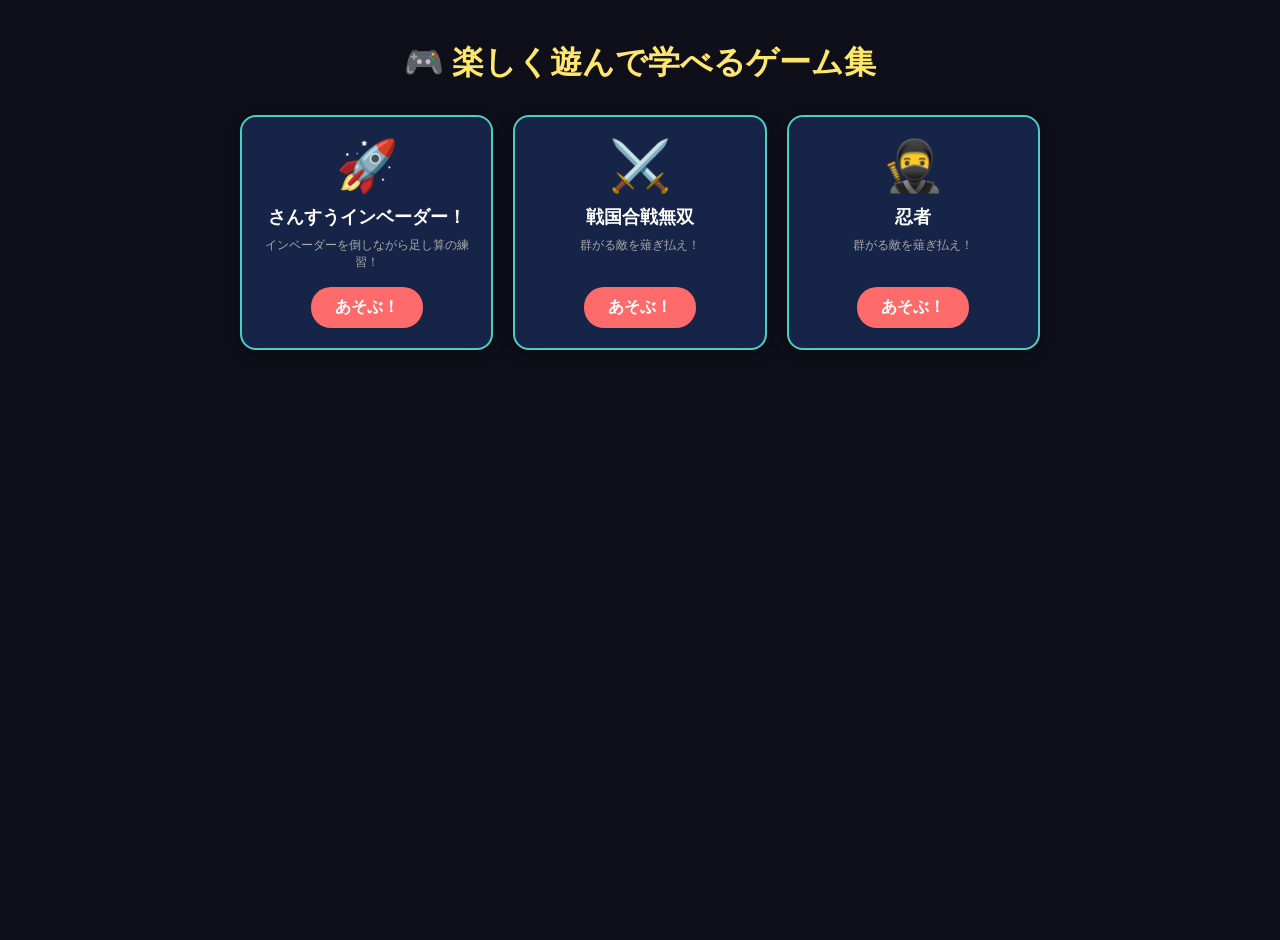
<file: index.html>
<!DOCTYPE html>
<html lang="ja">
<head>
    <meta charset="UTF-8">
    <meta name="viewport" content="width=device-width, initial-scale=1.0">
    <title>ゲームコレクション</title>
    <style>
        body {
            font-family: 'Hiragino Kaku Gothic ProN', 'メイリオ', sans-serif;
            background-color: #0f0f1a;
            color: #ffffff;
            margin: 0;
            padding: 20px;
            display: flex;
            flex-direction: column;
            align-items: center;
            min-height: 100vh;
        }

        h1 {
            color: #ffe66d;
            margin-bottom: 30px;
            text-align: center;
        }

        #game-list {
            display: grid;
            grid-template-columns: repeat(auto-fit, minmax(250px, 1fr));
            gap: 20px;
            width: 100%;
            max-width: 800px;
        }

        .game-card {
            background: #162447;
            border: 2px solid #4ecdc4;
            border-radius: 16px;
            padding: 20px;
            display: flex;
            flex-direction: column;
            align-items: center;
            text-align: center;
            box-shadow: 0 4px 15px rgba(0,0,0,0.4);
            transition: transform 0.2s, border-color 0.2s;
        }

        .game-card:hover {
            transform: translateY(-5px);
            border-color: #ffe66d;
        }

        .game-icon {
            font-size: 50px;
            margin-bottom: 10px;
        }

        .game-title {
            font-size: 18px;
            font-weight: bold;
            margin-bottom: 8px;
            color: #ffffff;
        }

        .game-desc {
            font-size: 12px;
            color: #aaa;
            margin-bottom: 16px;
            flex-grow: 1;
        }

        .btn-play {
            background: #ff6b6b;
            color: white;
            text-decoration: none;
            padding: 10px 24px;
            border-radius: 20px;
            font-weight: bold;
            transition: background 0.2s;
        }

        .btn-play:hover {
            background: #ff4757;
        }
    </style>
</head>
<body>

    <h1>🎮 楽しく遊んで学べるゲーム集</h1>

    <div id="game-list">
        <!-- JavaScriptで自動的にゲームのボタンが生成されます -->
    </div>

    <script src="index.js"></script>
</body>
</html>
</file>
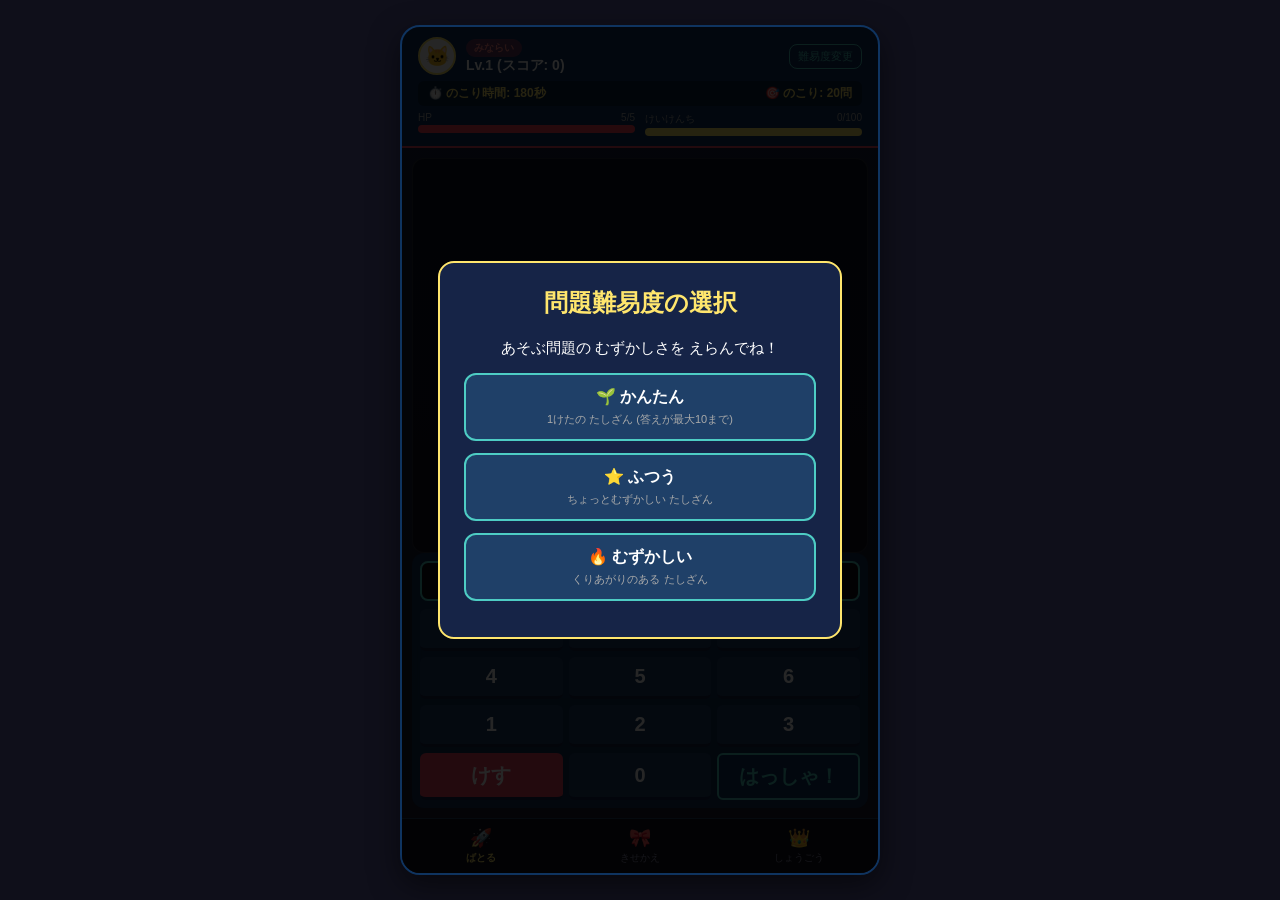
<file: game1/index.html>
<!DOCTYPE html>
<html lang="ja">
<head>
    <meta charset="UTF-8">
    <meta name="viewport" content="width=device-width, initial-scale=1.0">
    <title>さんすうインベーダー！ 〜ぼう衛大作戦〜</title>
    <style>
        :root {
            --primary-color: #ff6b6b;
            --secondary-color: #4ecdc4;
            --accent-color: #ffe66d;
            --bg-color: #0f0f1a;
            --text-color: #ffffff;
        }

        * {
            box-sizing: border-box;
            user-select: none;
            font-family: 'Hiragino Kaku Gothic ProN', 'メイリオ', sans-serif;
        }

        body {
            margin: 0;
            padding: 0;
            background-color: var(--bg-color);
            color: var(--text-color);
            display: flex;
            justify-content: center;
            align-items: center;
            min-height: 100vh;
            overflow: hidden;
        }

        #app-container {
            width: 100%;
            max-width: 480px;
            height: 100vh;
            max-height: 850px;
            background: linear-gradient(180deg, #16213e 0%, #1a1a2e 100%);
            border-radius: 20px;
            box-shadow: 0 10px 30px rgba(0, 0, 0, 0.5);
            display: flex;
            flex-direction: column;
            position: relative;
            overflow: hidden;
            border: 2px solid #0f3460;
        }

        header {
            background: rgba(15, 52, 96, 0.9);
            padding: 10px 16px;
            display: flex;
            flex-direction: column;
            gap: 6px;
            border-bottom: 2px solid #e94560;
            z-index: 10;
        }

        .user-profile-summary {
            display: flex;
            justify-content: space-between;
            align-items: center;
        }

        .avatar-mini {
            width: 38px;
            height: 38px;
            background: #ffffff;
            border-radius: 50%;
            display: flex;
            justify-content: center;
            align-items: center;
            font-size: 20px;
            border: 2px solid var(--accent-color);
        }

        .user-info {
            flex-grow: 1;
            margin-left: 10px;
        }

        .title-badge {
            font-size: 10px;
            background: rgba(233, 69, 96, 0.4);
            padding: 2px 8px;
            border-radius: 10px;
            display: inline-block;
            font-weight: bold;
            color: #ff8787;
        }

        .level-text {
            font-size: 14px;
            font-weight: bold;
        }

        .status-bars {
            display: flex;
            gap: 10px;
        }

        .bar-wrapper {
            flex: 1;
            display: flex;
            flex-direction: column;
            gap: 2px;
        }

        .bar-label {
            font-size: 10px;
            color: #aaa;
            display: flex;
            justify-content: space-between;
        }

        .bar-container {
            width: 100%;
            background: rgba(255, 255, 255, 0.2);
            height: 8px;
            border-radius: 4px;
            overflow: hidden;
        }

        .bar-fill {
            height: 100%;
            width: 100%;
            transition: width 0.3s ease;
        }

        #hp-bar { background: #ff4757; }
        #exp-bar { background: var(--accent-color); }

        .stage-status-bar {
            display: flex;
            justify-content: space-between;
            background: rgba(0, 0, 0, 0.3);
            padding: 4px 10px;
            border-radius: 6px;
            font-size: 12px;
            font-weight: bold;
            color: #ffe66d;
        }

        .view {
            flex-grow: 1;
            display: flex;
            flex-direction: column;
            position: relative;
            overflow: hidden;
        }

        .hidden {
            display: none !important;
        }

        #game-view {
            padding: 10px;
            justify-content: space-between;
        }

        .battle-field {
            flex-grow: 1;
            background: rgba(0, 0, 0, 0.4);
            border-radius: 12px;
            position: relative;
            overflow: hidden;
            display: flex;
            flex-direction: column;
            align-items: center;
            border: 1px solid rgba(255, 255, 255, 0.1);
        }

        .enemy-unit {
            position: absolute;
            display: flex;
            flex-direction: column;
            align-items: center;
            transition: left 0.2s linear;
            cursor: pointer;
            will-change: top, left, transform;
        }

        .enemy-avatar {
            font-size: 32px;
        }

        .enemy-bubble {
            background: #ffffff;
            color: #1a1a2e;
            padding: 3px 8px;
            border-radius: 12px;
            font-size: 14px;
            font-weight: 800;
            box-shadow: 0 4px 10px rgba(0, 0, 0, 0.5);
            border: 2px solid #e94560;
            margin-bottom: 2px;
            white-space: nowrap;
        }

        .enemy-unit.target .enemy-bubble {
            background: var(--accent-color);
            border-color: #ff6b6b;
            transform: scale(1.15);
            box-shadow: 0 0 12px var(--accent-color);
        }

        .enemy-unit.target .enemy-avatar {
            animation: bounceTarget 0.6s infinite alternate ease-in-out;
        }

        @keyframes bounceTarget {
            0% { transform: translateY(0); }
            100% { transform: translateY(-6px); }
        }

        .player-area {
            position: absolute;
            bottom: 10px;
            left: 50%;
            transform: translateX(-50%);
            display: flex;
            flex-direction: column;
            align-items: center;
            z-index: 5;
        }

        .main-avatar {
            font-size: 55px;
            filter: drop-shadow(0 0 8px rgba(78, 205, 196, 0.6));
            transition: transform 0.1s;
        }

        .main-avatar.hit {
            animation: shake 0.3s ease-in-out;
            filter: drop-shadow(0 0 15px #ff4757);
        }

        @keyframes shake {
            0%, 100% { transform: translateX(0) scale(1); }
            20% { transform: translateX(-10px) scale(1.1) rotate(-8deg); }
            40% { transform: translateX(10px) scale(1.1) rotate(8deg); }
            60% { transform: translateX(-8px) scale(1.1) rotate(-5deg); }
            80% { transform: translateX(8px) scale(1.1) rotate(5deg); }
        }

        .beam {
            position: absolute;
            bottom: 50px;
            width: 6px;
            height: 0px;
            background: #ffeb3b;
            box-shadow: 0 0 10px #ffeb3b, 0 0 20px #ff9800;
            transition: height 0.1s ease, bottom 0.1s ease;
            opacity: 0;
            border-radius: 3px;
        }

        .beam.shoot {
            height: 350px;
            opacity: 1;
        }

        .control-panel {
            background: rgba(15, 52, 96, 0.8);
            padding: 8px;
            border-radius: 12px;
            backdrop-filter: blur(5px);
        }

        .answer-screen {
            background: #0f0f1a;
            border: 2px solid #4ecdc4;
            border-radius: 8px;
            height: 40px;
            display: flex;
            justify-content: center;
            align-items: center;
            font-size: 26px;
            color: var(--accent-color);
            margin-bottom: 8px;
            font-weight: bold;
            transition: border-color 0.2s, background-color 0.2s;
        }

        .answer-screen.wrong {
            border-color: #ff4757;
            background-color: rgba(255, 71, 87, 0.2);
        }

        .numpad {
            display: grid;
            grid-template-columns: repeat(3, 1fr);
            gap: 6px;
        }

        .btn-num {
            background: #1f4068;
            border: none;
            border-bottom: 3px solid #162447;
            border-radius: 6px;
            font-size: 20px;
            font-weight: bold;
            padding: 8px 0;
            color: white;
            cursor: pointer;
        }

        .btn-num:active {
            border-bottom-width: 1px;
            transform: translateY(2px);
        }

        .btn-action { background: #e94560; }
        .btn-submit {
            background: #0f3460;
            color: #4ecdc4;
            border: 2px solid #4ecdc4;
        }

        .level-select-container {
            display: flex;
            flex-direction: column;
            gap: 12px;
            margin-top: 15px;
        }

        .btn-level-select {
            background: #1f4068;
            border: 2px solid #4ecdc4;
            color: white;
            padding: 12px;
            border-radius: 12px;
            font-size: 16px;
            font-weight: bold;
            cursor: pointer;
            transition: all 0.2s ease;
            display: flex;
            flex-direction: column;
            align-items: center;
            gap: 4px;
        }

        .btn-level-select:hover {
            background: #0f3460;
            border-color: var(--accent-color);
            transform: scale(1.02);
        }

        .btn-level-select .sub-text {
            font-size: 11px;
            color: #aaa;
            font-weight: normal;
        }

        .sub-view {
            padding: 16px;
            overflow-y: auto;
        }

        .section-title {
            font-size: 15px;
            font-weight: bold;
            margin: 10px 0 6px 0;
            color: #4ecdc4;
        }

        .grid-selector {
            display: grid;
            grid-template-columns: repeat(4, 1fr);
            gap: 8px;
            margin-bottom: 12px;
        }

        .item-card {
            background: #1f4068;
            border: 2px solid #162447;
            border-radius: 10px;
            aspect-ratio: 1;
            display: flex;
            flex-direction: column;
            justify-content: center;
            align-items: center;
            font-size: 26px;
            cursor: pointer;
            position: relative;
        }

        .item-card.selected {
            border-color: var(--accent-color);
            background: #0f3460;
        }

        .item-card.locked {
            opacity: 0.3;
            filter: grayscale(100%);
        }

        .lock-icon {
            position: absolute;
            font-size: 10px;
            bottom: 2px;
            right: 2px;
        }

        .title-list {
            display: flex;
            flex-direction: column;
            gap: 8px;
        }

        .title-item {
            background: #1f4068;
            border: 1px solid #162447;
            padding: 10px 12px;
            border-radius: 8px;
            display: flex;
            align-items: center;
            gap: 12px;
        }

        .title-item.unlocked {
            border-left: 5px solid var(--secondary-color);
            background: #162447;
        }

        .title-item.locked { opacity: 0.4; }

        nav {
            display: flex;
            background: #0f0f1a;
            border-top: 1px solid #1f4068;
            height: 55px;
            flex-shrink: 0;
        }

        .nav-btn {
            flex: 1;
            border: none;
            background: none;
            display: flex;
            flex-direction: column;
            justify-content: center;
            align-items: center;
            font-size: 10px;
            color: #8888aa;
            cursor: pointer;
        }

        .nav-btn.active {
            color: var(--accent-color);
            font-weight: bold;
        }

        .nav-btn span { font-size: 18px; margin-bottom: 2px; }

        .modal {
            position: absolute;
            top: 0;
            left: 0;
            width: 100%;
            height: 100%;
            background: rgba(0, 0, 0, 0.85);
            display: flex;
            justify-content: center;
            align-items: center;
            z-index: 1000;
        }

        .modal-content {
            background: #162447;
            border: 2px solid var(--accent-color);
            border-radius: 16px;
            padding: 24px;
            width: 85%;
            text-align: center;
        }

        .modal-btn {
            background: var(--primary-color);
            color: white;
            border: none;
            padding: 10px 24px;
            border-radius: 15px;
            font-size: 16px;
            font-weight: bold;
            margin-top: 16px;
            cursor: pointer;
        }
    </style>
</head>
<body>

<div id="app-container">
    <header>
        <div class="user-profile-summary">
            <div class="avatar-mini" id="header-avatar">🐱</div>
            <div class="user-info">
                <div class="title-badge" id="user-title">みならい</div>
                <div class="level-text">Lv.<span id="user-level">1</span> (スコア: <span id="score-val">0</span>)</div>
            </div>
            <button onclick="showStartLevelSelect()" style="background:#0f3460; border:1px solid #4ecdc4; color:#4ecdc4; border-radius:8px; padding:4px 8px; font-size:11px; cursor:pointer;">難易度変更</button>
        </div>
        
        <div class="stage-status-bar">
            <div>⏱️ のこり時間: <span id="time-left">180</span>秒</div>
            <div>🎯 のこり: <span id="questions-left">20</span>問</div>
        </div>

        <div class="status-bars">
            <div class="bar-wrapper">
                <div class="bar-label">
                    <span>HP</span>
                    <span><span id="hp-text">5</span>/5</span>
                </div>
                <div class="bar-container"><div class="bar-fill" id="hp-bar"></div></div>
            </div>
            <div class="bar-wrapper">
                <div class="bar-label">
                    <span>けいけんち</span>
                    <span><span id="exp-text">0/100</span></span>
                </div>
                <div class="bar-container"><div class="bar-fill" id="exp-bar"></div></div>
            </div>
        </div>
    </header>

    <!-- 1. ゲーム画面 -->
    <div id="game-view" class="view">
        <div class="battle-field" id="battle-field">
            <div id="enemies-container" style="position: absolute; width: 100%; height: 100%; top: 0; left: 0; pointer-events: none;"></div>

            <div class="player-area" id="player-area">
                <div class="beam" id="player-beam"></div>
                <div class="main-avatar" id="game-avatar">🐱</div>
            </div>
        </div>

        <div class="control-panel">
            <div class="answer-screen" id="answer-input"></div>
            <!-- 電卓・テンキー配列 (7, 8, 9 が最上段) -->
            <div class="numpad">
                <button class="btn-num" onclick="pressNum(7)">7</button>
                <button class="btn-num" onclick="pressNum(8)">8</button>
                <button class="btn-num" onclick="pressNum(9)">9</button>

                <button class="btn-num" onclick="pressNum(4)">4</button>
                <button class="btn-num" onclick="pressNum(5)">5</button>
                <button class="btn-num" onclick="pressNum(6)">6</button>

                <button class="btn-num" onclick="pressNum(1)">1</button>
                <button class="btn-num" onclick="pressNum(2)">2</button>
                <button class="btn-num" onclick="pressNum(3)">3</button>

                <button class="btn-num btn-action" onclick="clearAnswer()">けす</button>
                <button class="btn-num" onclick="pressNum(0)">0</button>
                <button class="btn-num btn-submit" onclick="checkAnswer()">はっしゃ！</button>
            </div>
        </div>
    </div>

    <!-- 2. きせかえ画面 -->
    <div id="dressup-view" class="view sub-view hidden">
        <div style="text-align: center; margin: 6px 0;">
            <div class="main-avatar" id="dressup-avatar" style="font-size: 70px;">🐱</div>
        </div>
        <div class="section-title">ベースキャラ</div>
        <div class="grid-selector" id="base-selector"></div>
        <div class="section-title">あたま（アクセサリー）</div>
        <div class="grid-selector" id="acc-selector"></div>
    </div>

    <!-- 3. 称号画面 -->
    <div id="collection-view" class="view sub-view hidden">
        <div class="section-title">しょうごう（階級）</div>
        <div class="title-list" id="title-list"></div>
    </div>

    <nav>
        <button class="nav-btn active" id="nav-game" onclick="switchView('game')"><span>🚀</span>ばとる</button>
        <button class="nav-btn" id="nav-dressup" onclick="switchView('dressup')"><span>🎀</span>きせかえ</button>
        <button class="nav-btn" id="nav-collection" onclick="switchView('collection')"><span>👑</span>しょうごう</button>
    </nav>

    <!-- モーダルダイアログ -->
    <div id="modal" class="modal hidden">
        <div class="modal-content">
            <h2 id="modal-title" style="color: var(--accent-color); margin-top:0;">タイトル</h2>
            <div id="modal-body" style="font-size: 15px; margin: 12px 0;"></div>
            <button class="modal-btn" id="modal-ok-btn" onclick="closeModal()">OK!</button>
        </div>
    </div>
</div>

<script>
    const TOTAL_QUESTIONS_PER_STAGE = 20;
    const STAGE_TIME_LIMIT = 180;

    let state = {
        level: 1,
        stageDifficulty: 1,
        exp: 0,
        maxExp: 100,
        hp: 5,
        maxHp: 5,
        score: 0,
        currentBase: '🐱',
        currentAcc: '',
        currentAnswer: '',
        enemies: [],
        isPaused: true,
        timeLeft: STAGE_TIME_LIMIT,
        questionsLeft: TOTAL_QUESTIONS_PER_STAGE,
        defeatedCount: 0,
        spawnedCount: 0,
        currentSpeed: 0.05
    };

    const BASES = [
        { icon: '🐱', reqLevel: 1 },
        { icon: '🐰', reqLevel: 1 },
        { icon: '🐻', reqLevel: 3 },
        { icon: '🦊', reqLevel: 5 },
        { icon: '🦄', reqLevel: 8 },
        { icon: '👑🐱', reqLevel: 12 }
    ];

    const ACCS = [
        { icon: '', name: 'なし', reqLevel: 1 },
        { icon: '🎀', name: 'リボン', reqLevel: 2 },
        { icon: '🎩', name: 'シルクハット', reqLevel: 4 },
        { icon: '👑', name: 'かんむり', reqLevel: 6 },
        { icon: '🌸', name: 'おはな', reqLevel: 7 },
        { icon: '👓', name: 'めがね', reqLevel: 10 }
    ];

    const TITLES = [
        { level: 1, name: 'たしざんの みならい' },
        { level: 3, name: 'たしざんの しゅぎょうちゅう' },
        { level: 5, name: 'たしざんの はかせ' },
        { level: 8, name: 'たしざんの まほうつかい' },
        { level: 10, name: 'たしざんの マスター' },
        { level: 15, name: 'さんすうの かみさま' }
    ];

    const ENEMY_ICONS = ['👾', '🛸', '🤖', '👻', '🐉'];

    let gameLoopTimer = null;
    let clockTimer = null;

    function init() {
        loadData();
        renderDressupGrid();
        renderTitleList();
        setupKeyboardInput();
        showStartLevelSelect();
    }

    function setupKeyboardInput() {
        window.addEventListener('keydown', (e) => {
            if (state.isPaused) {
                if (e.key === 'Enter') {
                    const modal = document.getElementById('modal');
                    if (!modal.classList.contains('hidden')) {
                        closeModal();
                    }
                }
                return;
            }

            if (e.key >= '0' && e.key <= '9') {
                pressNum(parseInt(e.key, 10));
            } else if (e.key === 'Enter') {
                e.preventDefault();
                checkAnswer();
            } else if (e.key === 'Backspace' || e.key === 'Delete' || e.key === 'Escape' || e.key === 'Clear') {
                e.preventDefault();
                clearAnswer();
            }
        });
    }

    function showStartLevelSelect() {
        state.isPaused = true;
        if (clockTimer) clearInterval(clockTimer);
        const html = `
            <div>あそぶ問題の むずかしさを えらんでね！</div>
            <div class="level-select-container">
                <button class="btn-level-select" onclick="selectStartLevel(1)">
                    <span>🌱 かんたん</span>
                    <span class="sub-text">1けたの たしざん (答えが最大10まで)</span>
                </button>
                <button class="btn-level-select" onclick="selectStartLevel(2)">
                    <span>⭐ ふつう</span>
                    <span class="sub-text">ちょっとむずかしい たしざん</span>
                </button>
                <button class="btn-level-select" onclick="selectStartLevel(3)">
                    <span>🔥 むずかしい</span>
                    <span class="sub-text">くりあがりのある たしざん</span>
                </button>
            </div>
        `;
        showModal('問題難易度の選択', html, null, true);
    }

    function selectStartLevel(selectedDiff) {
        state.stageDifficulty = selectedDiff;
        closeModal();
        startNewGame();
    }

    function startNewGame() {
        state.hp = state.maxHp;
        state.score = 0;
        state.enemies = [];
        state.currentAnswer = '';
        state.timeLeft = STAGE_TIME_LIMIT;
        state.questionsLeft = TOTAL_QUESTIONS_PER_STAGE;
        state.defeatedCount = 0;
        state.spawnedCount = 0;
        state.currentSpeed = 0.05;
        updateAnswerDisplay();

        for (let i = 0; i < 3; i++) {
            spawnEnemy(true);
        }
        
        state.isPaused = false;
        updateUI();

        if (gameLoopTimer) clearInterval(gameLoopTimer);
        if (clockTimer) clearInterval(clockTimer);

        gameLoopTimer = setInterval(gameLoop, 50);
        clockTimer = setInterval(updateClock, 1000);
    }

    function updateClock() {
        if (state.isPaused) return;
        state.timeLeft--;
        if (state.timeLeft <= 0) {
            state.timeLeft = 0;
            updateUI();
            finishStage(false);
        } else {
            updateUI();
        }
    }

    function saveData() {
        localStorage.setItem('sansu_invader_data', JSON.stringify({
            level: state.level,
            exp: state.exp,
            maxExp: state.maxExp,
            maxHp: state.maxHp,
            currentBase: state.currentBase,
            currentAcc: state.currentAcc
        }));
    }

    function loadData() {
        const saved = localStorage.getItem('sansu_invader_data');
        if (saved) {
            const data = JSON.parse(saved);
            state.level = data.level || 1;
            state.exp = data.exp || 0;
            state.maxExp = data.maxExp || 100;
            state.maxHp = data.maxHp || 5;
            state.currentBase = data.currentBase || '🐱';
            state.currentAcc = data.currentAcc || '';
        }
    }

    function generateProblem() {
        let n1, n2;
        if (state.stageDifficulty === 1) {
            const ans = Math.floor(Math.random() * 9) + 2;
            n1 = Math.floor(Math.random() * (ans - 1)) + 1;
            n2 = ans - n1;
        } else if (state.stageDifficulty === 2) {
            n1 = Math.floor(Math.random() * 5) + 3;
            n2 = Math.floor(Math.random() * 5) + 2;
        } else {
            n1 = Math.floor(Math.random() * 4) + 6;
            n2 = Math.floor(Math.random() * 4) + 6;
        }
        return { num1: n1, num2: n2, answer: n1 + n2 };
    }

    function spawnEnemy(isInitial = false) {
        if (state.spawnedCount >= TOTAL_QUESTIONS_PER_STAGE) return;

        state.spawnedCount++;
        const prob = generateProblem();
        const icon = ENEMY_ICONS[Math.floor(Math.random() * ENEMY_ICONS.length)];
        const randomX = 15 + Math.random() * 60;
        const initialY = isInitial ? (Math.random() * 15 + 1) : 1;

        state.enemies.push({
            id: Date.now() + Math.random(),
            icon: icon,
            num1: prob.num1,
            num2: prob.num2,
            answer: prob.answer,
            x: randomX,
            y: initialY
        });
    }

    function gameLoop() {
        if (state.isPaused || state.enemies.length === 0) return;

        const collisionThresholdPercent = 82;

        for (let i = 0; i < state.enemies.length; i++) {
            state.enemies[i].y += state.currentSpeed;

            if (state.enemies[i].y >= collisionThresholdPercent) {
                state.hp -= 1;
                triggerHitEffect();

                state.enemies.splice(i, 1);
                spawnEnemy();

                if (state.hp <= 0) {
                    gameOver();
                    return;
                }
                break;
            }
        }
        updateUI();
    }

    function getFrontEnemyIndex() {
        if (state.enemies.length === 0) return -1;
        let frontIdx = 0;
        let maxY = -1;
        for (let i = 0; i < state.enemies.length; i++) {
            if (state.enemies[i].y > maxY) {
                maxY = state.enemies[i].y;
                frontIdx = i;
            }
        }
        return frontIdx;
    }

    function triggerHitEffect() {
        const avatar = document.getElementById('game-avatar');
        avatar.classList.add('hit');
        setTimeout(() => { avatar.classList.remove('hit'); }, 300);

        const container = document.getElementById('game-view');
        container.style.backgroundColor = 'rgba(255, 71, 87, 0.35)';
        setTimeout(() => { container.style.backgroundColor = ''; }, 250);
    }

    function updateUI() {
        document.getElementById('user-level').innerText = state.level;
        document.getElementById('user-title').innerText = getCurrentTitle();
        document.getElementById('score-val').innerText = state.score;
        document.getElementById('hp-text').innerText = state.hp;
        document.getElementById('time-left').innerText = state.timeLeft;
        
        const displayQuestionsLeft = Math.max(0, TOTAL_QUESTIONS_PER_STAGE - state.defeatedCount);
        document.getElementById('questions-left').innerText = displayQuestionsLeft;

        const hpPercent = Math.max(0, (state.hp / state.maxHp) * 100);
        document.getElementById('hp-bar').style.width = `${hpPercent}%`;

        const expPercent = Math.min((state.exp / state.maxExp) * 100, 100);
        document.getElementById('exp-bar').style.width = `${expPercent}%`;
        document.getElementById('exp-text').innerText = `${state.exp}/${state.maxExp}`;

        const combinedAvatar = state.currentAcc + state.currentBase;
        document.getElementById('header-avatar').innerText = combinedAvatar;
        document.getElementById('game-avatar').innerText = combinedAvatar;
        document.getElementById('dressup-avatar').innerText = combinedAvatar;

        renderEnemies();
    }

    function renderEnemies() {
        const container = document.getElementById('enemies-container');
        container.innerHTML = '';

        const targetIdx = getFrontEnemyIndex();

        state.enemies.forEach((enemy, index) => {
            const unit = document.createElement('div');
            const isTarget = index === targetIdx;
            
            unit.className = `enemy-unit ${isTarget ? 'target' : ''}`;
            unit.style.left = `${enemy.x}%`;
            unit.style.top = `${enemy.y}%`;
            
            const scale = 0.65 + (enemy.y / 110);
            unit.style.transform = `translate(-50%, 0) scale(${Math.min(scale, 1.25)})`;
            
            const baseZ = Math.floor(enemy.y * 10);
            unit.style.zIndex = isTarget ? (baseZ + 500) : baseZ;

            unit.innerHTML = `
                <div class="enemy-bubble">${enemy.num1} + ${enemy.num2} = ?</div>
                <div class="enemy-avatar">${enemy.icon}</div>
            `;
            
            container.appendChild(unit);
        });
    }

    function getCurrentTitle() {
        let currentTitle = TITLES[0].name;
        for (let t of TITLES) {
            if (state.level >= t.level) currentTitle = t.name;
        }
        return currentTitle;
    }

    function pressNum(num) {
        if (state.isPaused) return;
        if (state.currentAnswer.length < 3) {
            state.currentAnswer += num.toString();
            updateAnswerDisplay();
        }
    }

    function clearAnswer() {
        if (state.isPaused) return;
        state.currentAnswer = '';
        updateAnswerDisplay();
    }

    function updateAnswerDisplay() {
        document.getElementById('answer-input').innerText = state.currentAnswer;
    }

    function checkAnswer() {
        if (state.isPaused || !state.currentAnswer || state.enemies.length === 0) return;

        const frontIdx = getFrontEnemyIndex();
        if (frontIdx === -1) return;

        const targetEnemy = state.enemies[frontIdx];
        const isCorrect = parseInt(state.currentAnswer) === targetEnemy.answer;

        if (isCorrect) {
            const beam = document.getElementById('player-beam');
            beam.classList.add('shoot');
            setTimeout(() => { beam.classList.remove('shoot'); }, 120);

            state.score += 100;
            state.defeatedCount++;

            state.currentSpeed = Math.min(state.currentSpeed + 0.008, 0.25);

            state.enemies.splice(frontIdx, 1);
            
            if (state.defeatedCount >= TOTAL_QUESTIONS_PER_STAGE && state.enemies.length === 0) {
                clearAnswer();
                updateUI();
                finishStage(true);
                return;
            }

            spawnEnemy();
            clearAnswer();
        } else {
            state.hp -= 1;
            triggerHitEffect();

            const screen = document.getElementById('answer-input');
            screen.classList.add('wrong');
            setTimeout(() => { screen.classList.remove('wrong'); }, 300);

            clearAnswer();

            if (state.hp <= 0) {
                gameOver();
                return;
            }
        }
        updateUI();
    }

    function finishStage(isAllCleared) {
        state.isPaused = true;
        if (clockTimer) clearInterval(clockTimer);

        let gainedExp = 0;
        let resultTitle = '';
        let bodyHtml = '';

        if (isAllCleared) {
            const baseExp = 15 + (state.stageDifficulty * 5); 
            const timeBonus = Math.floor(state.timeLeft * 0.1);
            gainedExp = baseExp + timeBonus;

            resultTitle = '🎉 ステージクリア！';
            bodyHtml = `
                <div style="font-size:16px; font-weight:bold; color:var(--accent-color); margin-bottom:8px;">
                    ぜんぶの もんだいを たおしたよ！
                </div>
                <div style="text-align:left; background:rgba(0,0,0,0.3); padding:10px; border-radius:8px; line-height:1.6;">
                    🎯 たおした敵: <b>${state.defeatedCount} / ${TOTAL_QUESTIONS_PER_STAGE}問</b><br>
                    ⏱️ のこり時間: <b>${state.timeLeft}秒</b><br>
                    ⭐ クリア経験値: <b>+${baseExp}</b><br>
                    ⚡ タイムボーナス: <b>+${timeBonus}</b><br>
                    <hr style="border:0; border-top:1px solid #444;">
                    🌟 合計獲得経験値: <b style="color:var(--accent-color); font-size:18px;">+${gainedExp}</b>
                </div>
            `;
            const levelUpMsg = processExpAndLevelUp(gainedExp);
            if (levelUpMsg) {
                bodyHtml += `<div style="margin-top:10px; font-weight:bold; color:#ffe66d;">${levelUpMsg}</div>`;
            }
        } else {
            resultTitle = '⏱️ タイムアップ！';
            bodyHtml = `
                <div style="font-size:16px; font-weight:bold; color:#ff8787; margin-bottom:8px;">
                    じかんぎれになっちゃった…！
                </div>
                <div style="text-align:left; background:rgba(0,0,0,0.3); padding:10px; border-radius:8px; line-height:1.6;">
                    🎯 たおした敵: <b>${state.defeatedCount} / ${TOTAL_QUESTIONS_PER_STAGE}問</b><br>
                    ⚠️ ステージ未クリアのため経験値はかくとくできません。
                </div>
            `;
        }

        showModal(resultTitle, bodyHtml, () => {
            showStartLevelSelect();
        });
    }

    function processExpAndLevelUp(amount) {
        state.exp += amount;
        let didLevelUp = false;
        let prevLevel = state.level;

        while (state.exp >= state.maxExp) {
            state.level++;
            state.exp -= state.maxExp;
            state.maxExp = Math.floor(state.maxExp * 1.5);
            didLevelUp = true;
        }
        saveData();

        if (didLevelUp) {
            return `✨ レベルアップ！ Lv.${prevLevel} ➔ Lv.${state.level} になったよ！`;
        }
        return '';
    }

    function gameOver() {
        state.isPaused = true;
        if (clockTimer) clearInterval(clockTimer);

        showModal('ゲームオーバー', `モンスターに攻撃されちゃった…！<br>スコア: ${state.score}点<br>※ステージ未クリアのため経験値はありません。<br>もういちどちょうせんする？`, () => {
            showStartLevelSelect();
        });
    }

    let customModalCallback = null;
    function showModal(title, bodyHtml, callback = null, hideOkBtn = false) {
        state.isPaused = true;
        document.getElementById('modal-title').innerText = title;
        document.getElementById('modal-body').innerHTML = bodyHtml;
        customModalCallback = callback;
        
        const okBtn = document.getElementById('modal-ok-btn');
        if (hideOkBtn) {
            okBtn.style.display = 'none';
        } else {
            okBtn.style.display = 'inline-block';
            okBtn.innerText = callback ? 'OK!' : 'OK!';
        }
        
        document.getElementById('modal').classList.remove('hidden');
    }

    function closeModal() {
        document.getElementById('modal').classList.add('hidden');
        state.isPaused = false;
        if (customModalCallback) {
            customModalCallback();
            customModalCallback = null;
        }
    }

    function switchView(viewName) {
        if (viewName === 'game') {
            document.getElementById('game-view').classList.remove('hidden');
            document.getElementById('dressup-view').classList.add('hidden');
            document.getElementById('collection-view').classList.add('hidden');
        } else if (viewName === 'dressup') {
            document.getElementById('game-view').classList.add('hidden');
            document.getElementById('dressup-view').classList.remove('hidden');
            document.getElementById('collection-view').classList.add('hidden');
        } else if (viewName === 'collection') {
            document.getElementById('game-view').classList.add('hidden');
            document.getElementById('dressup-view').classList.add('hidden');
            document.getElementById('collection-view').classList.remove('hidden');
        }
        document.querySelectorAll('.nav-btn').forEach(el => el.classList.remove('active'));
        document.getElementById(`nav-${viewName}`).classList.add('active');
    }

    function renderDressupGrid() {
        const baseContainer = document.getElementById('base-selector');
        const accContainer = document.getElementById('acc-selector');
        baseContainer.innerHTML = '';
        accContainer.innerHTML = '';

        BASES.forEach(b => {
            const isUnlocked = state.level >= b.reqLevel;
            const isSelected = state.currentBase === b.icon;
            const card = document.createElement('div');
            card.className = `item-card ${isSelected ? 'selected' : ''} ${!isUnlocked ? 'locked' : ''}`;
            card.innerHTML = `${b.icon} ${!isUnlocked ? `<span class="lock-icon">🔒Lv.${b.reqLevel}</span>` : ''}`;
            if (isUnlocked) {
                card.onclick = () => { state.currentBase = b.icon; saveData(); updateUI(); renderDressupGrid(); };
            }
            baseContainer.appendChild(card);
        });

        ACCS.forEach(a => {
            const isUnlocked = state.level >= a.reqLevel;
            const isSelected = state.currentAcc === a.icon;
            const card = document.createElement('div');
            card.className = `item-card ${isSelected ? 'selected' : ''} ${!isUnlocked ? 'locked' : ''}`;
            card.innerHTML = `${a.icon || '❌'} ${!isUnlocked ? `<span class="lock-icon">🔒Lv.${a.reqLevel}</span>` : ''}`;
            if (isUnlocked) {
                card.onclick = () => { state.currentAcc = a.icon; saveData(); updateUI(); renderDressupGrid(); };
            }
            accContainer.appendChild(card);
        });
    }

    function renderTitleList() {
        const containerEl = document.getElementById('title-list');
        containerEl.innerHTML = '';
        TITLES.forEach(t => {
            const isUnlocked = state.level >= t.level;
            const item = document.createElement('div');
            item.className = `title-item ${isUnlocked ? 'unlocked' : 'locked'}`;
            item.innerHTML = `
                <div style="font-size: 22px;">${isUnlocked ? '👑' : '🔒'}</div>
                <div>
                    <div style="font-weight: bold; font-size: 13px;">${t.name}</div>
                    <div style="font-size: 10px; color: #8888aa;">Lv.${t.level} で解放</div>
                </div>
            `;
            containerEl.appendChild(item);
        });
    }

    window.onload = init;
</script>
</body>
</html>
</file>
